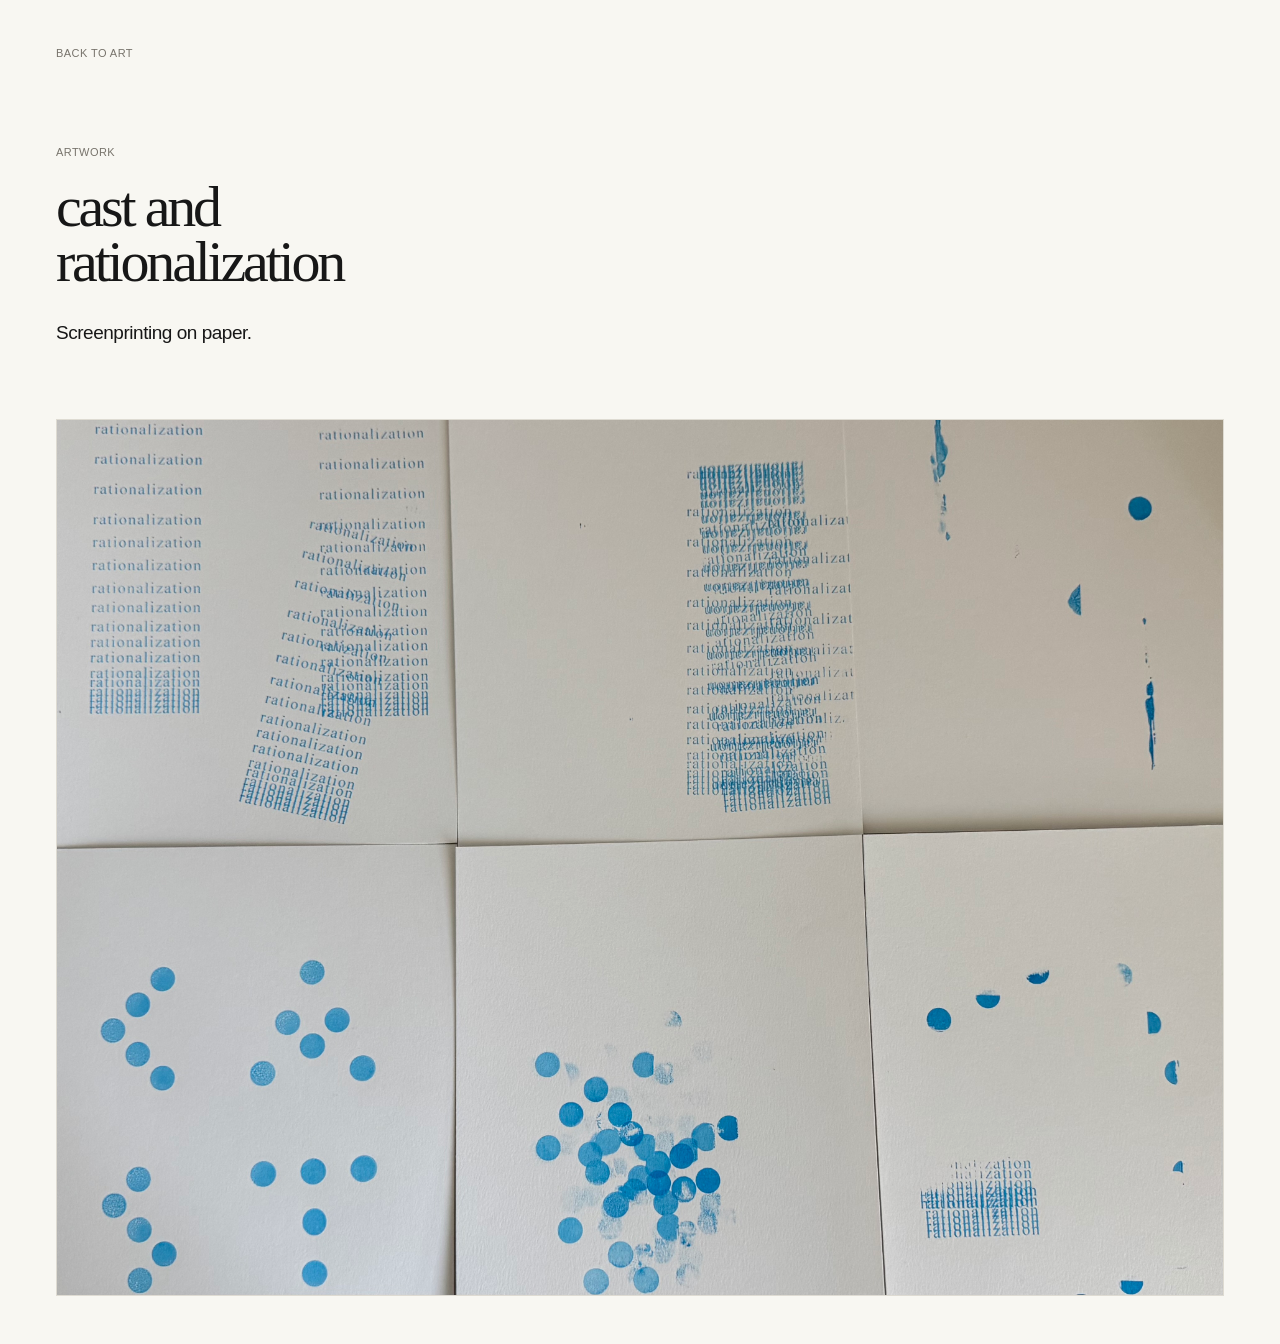
<file: art/cast-and-rationalization.html>
<!doctype html>
<html lang="en">
  <head>
    <meta charset="utf-8" />
    <meta name="viewport" content="width=device-width, initial-scale=1" />
    <meta name="description" content="CAST and rationalization by Liuyi Lyu." />
    <title>CAST and rationalization — Liuyi Lyu</title>
    <link rel="stylesheet" href="../styles.css" />
  </head>
  <body>
    <main class="site-shell detail-shell">
      <a class="back-link" href="../index.html#art">Back to Art</a>

      <article class="detail-page">
        <header class="detail-header">
          <p class="eyebrow">Artwork</p>
          <h1>cast and rationalization</h1>
          <p class="detail-intro">
            Screenprinting on paper.
          </p>
        </header>

        <section class="gallery" aria-label="CAST and rationalization image gallery">
          <figure class="gallery-item image-full">
            <img src="../assets/images/cast-and-rationalization.jpeg" alt="a screenprinted artwork" />
          </figure>
        </section>
      </article>
    </main>
  </body>
</html>
</file>
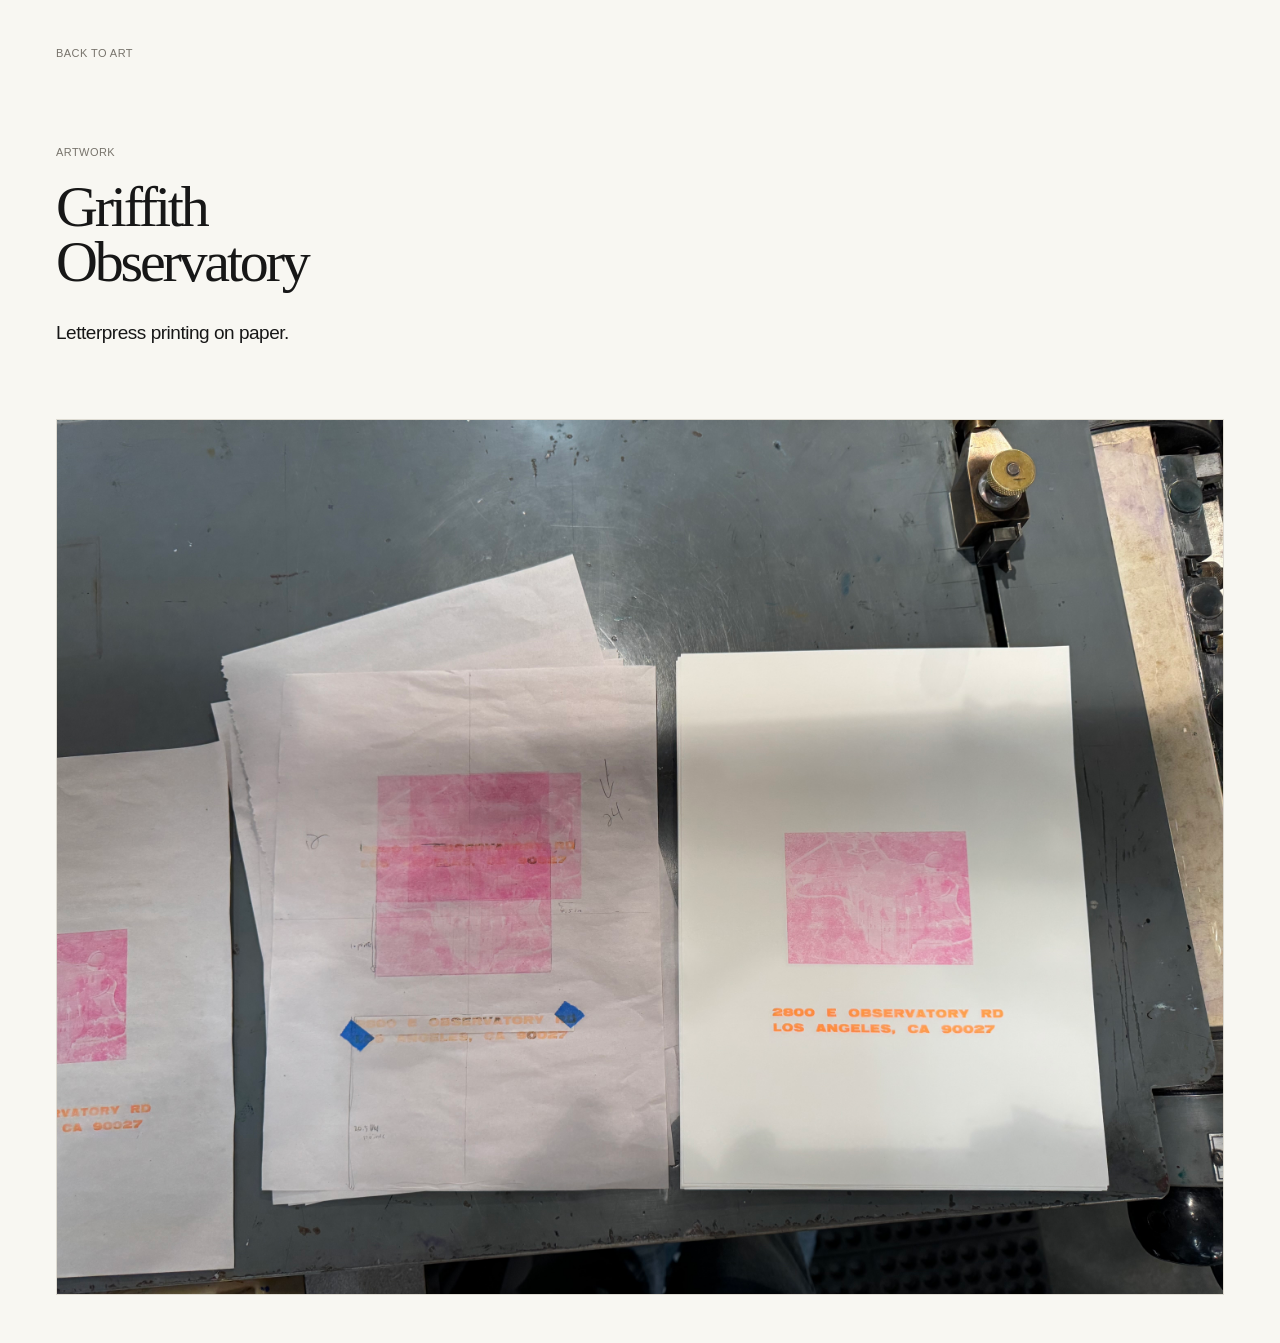
<file: art/griffith-observatory.html>
<!doctype html>
<html lang="en">
  <head>
    <meta charset="utf-8" />
    <meta name="viewport" content="width=device-width, initial-scale=1" />
    <meta name="description" content="Griffith Observatory by Liuyi Lyu." />
    <title>Griffith Observatory — Liuyi Lyu</title>
    <link rel="stylesheet" href="../styles.css" />
  </head>
  <body>
    <main class="site-shell detail-shell">
      <a class="back-link" href="../index.html#art">Back to Art</a>

      <article class="detail-page">
        <header class="detail-header">
          <p class="eyebrow">Artwork</p>
          <h1>Griffith Observatory</h1>
          <p class="detail-intro">
            Letterpress printing on paper.
          </p>
        </header>

        <section class="gallery image-stack" aria-label="Griffith Observatory image gallery">
          <figure class="gallery-item image-full">
            <img src="../assets/images/Observatory.jpeg" alt="a letterpress printed artwork" />
          </figure>
        </section>
      </article>
    </main>
  </body>
</html>
</file>
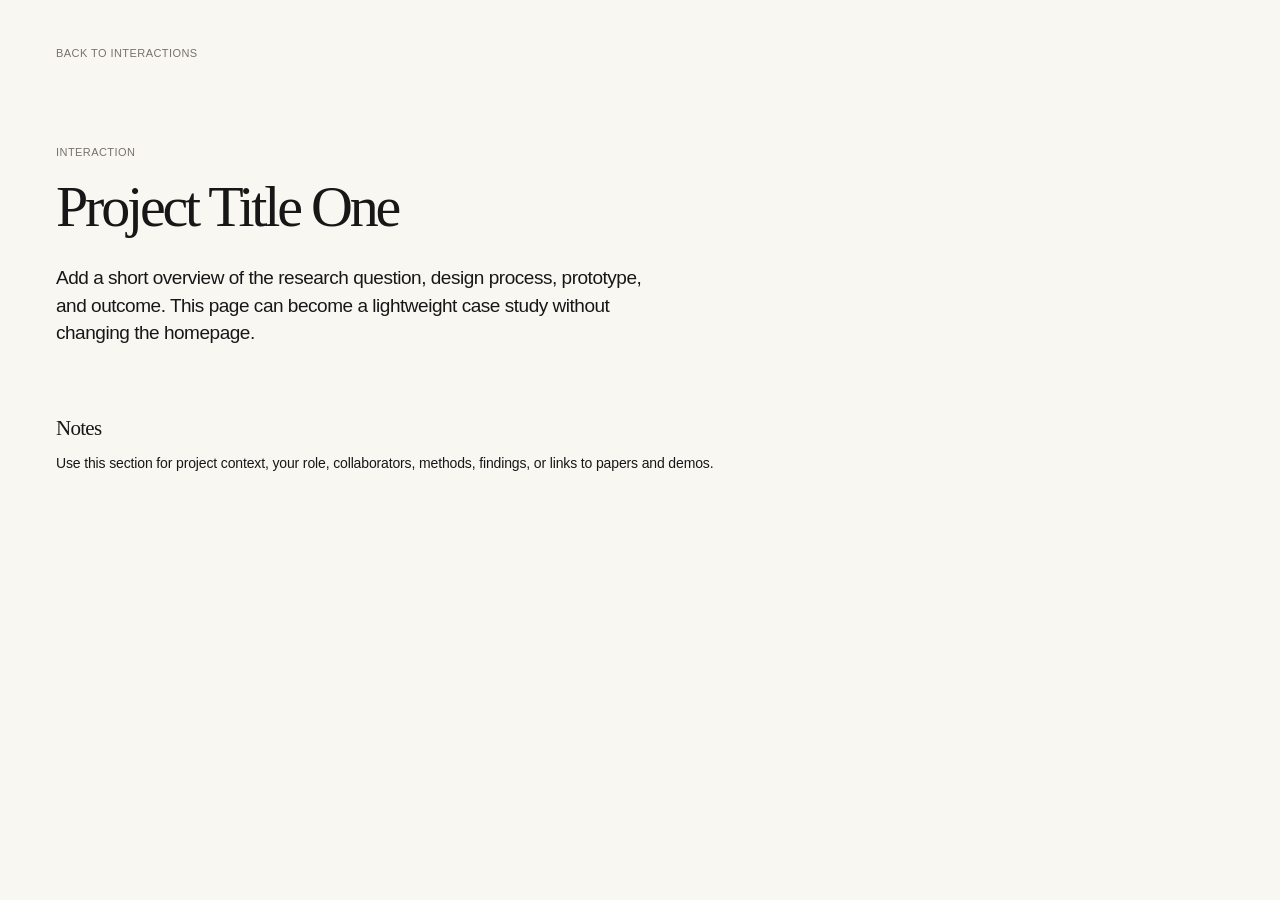
<file: interactions/project-title-one.html>
<!doctype html>
<html lang="en">
  <head>
    <meta charset="utf-8" />
    <meta name="viewport" content="width=device-width, initial-scale=1" />
    <meta name="description" content="Interaction project by Liuyi Lyu." />
    <title>Project Title One — Liuyi Lyu</title>
    <link rel="stylesheet" href="../styles.css" />
  </head>
  <body>
    <main class="site-shell detail-shell">
      <a class="back-link" href="../index.html#interactions">Back to Interactions</a>

      <article class="detail-page">
        <header class="detail-header">
          <p class="eyebrow">Interaction</p>
          <h1>Project Title One</h1>
          <p class="detail-intro">
            Add a short overview of the research question, design process,
            prototype, and outcome. This page can become a lightweight case
            study without changing the homepage.
          </p>
        </header>

        <section class="detail-text">
          <h2>Notes</h2>
          <p>
            Use this section for project context, your role, collaborators,
            methods, findings, or links to papers and demos.
          </p>
        </section>
      </article>
    </main>
  </body>
</html>
</file>
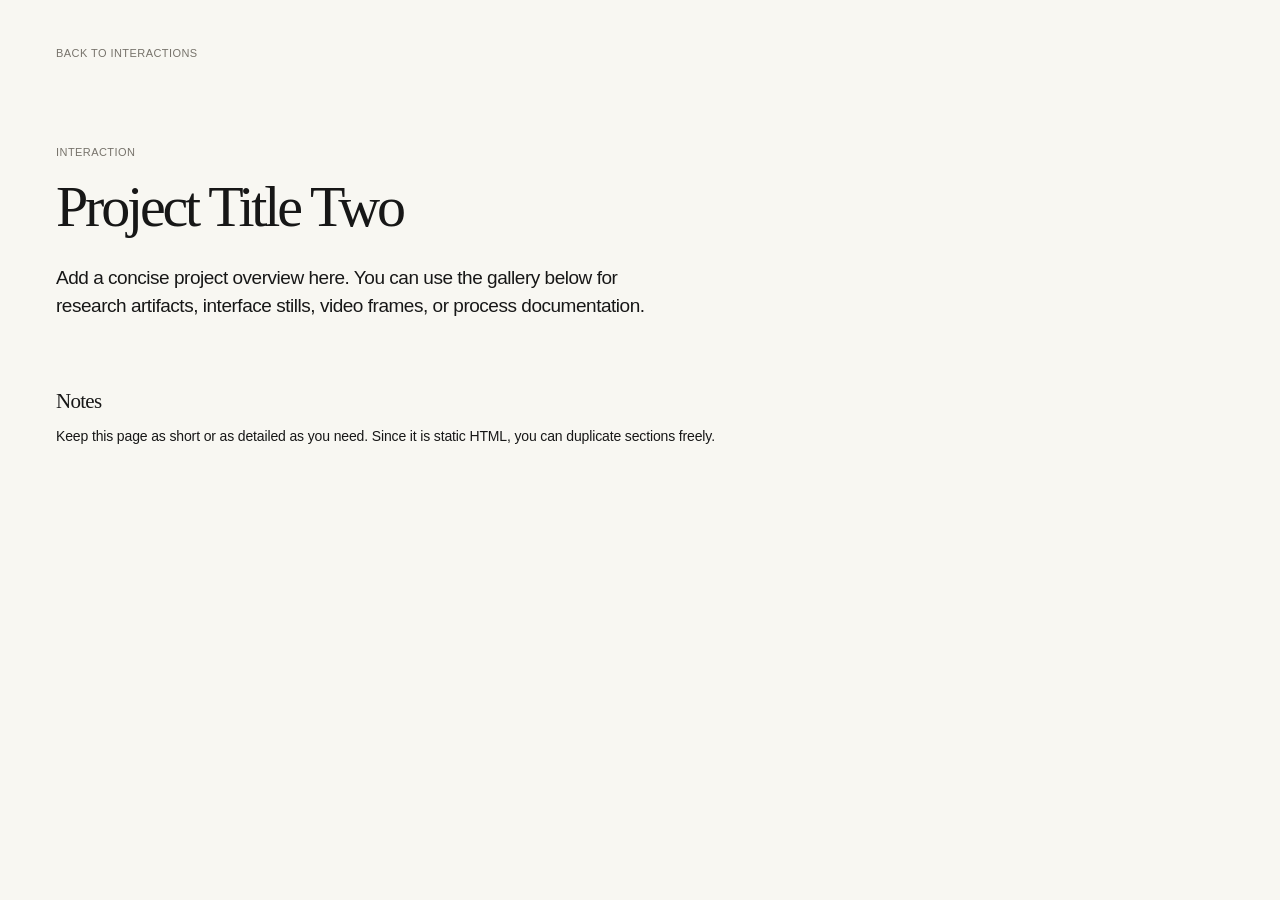
<file: interactions/project-title-two.html>
<!doctype html>
<html lang="en">
  <head>
    <meta charset="utf-8" />
    <meta name="viewport" content="width=device-width, initial-scale=1" />
    <meta name="description" content="Interaction design project by Liuyi Lyu." />
    <title>Project Title Two — Liuyi Lyu</title>
    <link rel="stylesheet" href="../styles.css" />
  </head>
  <body>
    <main class="site-shell detail-shell">
      <a class="back-link" href="../index.html#interactions">Back to Interactions</a>

      <article class="detail-page">
        <header class="detail-header">
          <p class="eyebrow">Interaction</p>
          <h1>Project Title Two</h1>
          <p class="detail-intro">
            Add a concise project overview here. You can use the gallery below
            for research artifacts, interface stills, video frames, or process
            documentation.
          </p>
        </header>

        <section class="detail-text">
          <h2>Notes</h2>
          <p>
            Keep this page as short or as detailed as you need. Since it is
            static HTML, you can duplicate sections freely.
          </p>
        </section>
      </article>
    </main>
  </body>
</html>
</file>
<file: styles.css>
:root {
  --font-primary: "Helvetica Neue", Helvetica, Arial, sans-serif;
  --font-secondary: "Cormorant Garamond", Garamond, Georgia, serif;
  --color-bg: #f8f7f2;
  --color-text: #171717;
  --color-muted: #77736b;
  --color-line: #dedbd2;
  --color-neon: #c7ff00;
  --content-width: 680px;
  --index-width: 980px;
  --page-gutter: clamp(20px, 5vw, 56px);
}

* {
  box-sizing: border-box;
}

html {
  scroll-behavior: smooth;
}

body {
  margin: 0;
  background: var(--color-bg);
  color: var(--color-text);
  font-family: var(--font-primary);
  font-size: 14px;
  line-height: 1.55;
  letter-spacing: -0.01em;
}

a {
  color: inherit;
  text-decoration: none;
}

a:focus-visible {
  outline: 1px solid var(--color-text);
  outline-offset: 4px;
}

img {
  display: block;
  width: 100%;
  height: auto;
}

.site-shell {
  width: min(100% - (var(--page-gutter) * 2), var(--index-width));
  margin: 0 auto;
  padding: 9vh 0 48px;
}

.intro {
  min-height: 76vh;
  display: flex;
  flex-direction: column;
  justify-content: center;
}

.eyebrow,
.section-kicker,
.site-footer {
  color: var(--color-muted);
  font-size: 11px;
  letter-spacing: 0.04em;
  text-transform: uppercase;
}

.eyebrow {
  margin: 0 0 18px;
}

h1,
h2,
p,
figure {
  margin: 0;
}

h1 {
  max-width: 11ch;
  font-family: var(--font-secondary);
  font-size: clamp(34px, 7vw, 58px);
  font-weight: 400;
  line-height: 0.95;
  letter-spacing: -0.055em;
}

.bio {
  max-width: 610px;
  margin-top: 28px;
  font-size: clamp(16px, 2.2vw, 19px);
  line-height: 1.42;
  letter-spacing: -0.025em;
}

.quick-links {
  display: flex;
  gap: 10px;
  margin-top: 34px;
}

.quick-links a {
  border-bottom: 1px solid currentColor;
  padding-bottom: 2px;
  transition: color 180ms ease, border-color 180ms ease;
}

.quick-links a:hover {
  color: var(--color-muted);
  border-color: transparent;
}

.section-block {
  padding: 118px 0 0;
}

.section-heading {
  display: grid;
  grid-template-columns: 42px 1fr;
  align-items: baseline;
  border-top: 1px solid var(--color-line);
  padding-top: 18px;
  margin-bottom: 42px;
}

.section-kicker {
  line-height: 1;
}

h2 {
  font-family: var(--font-secondary);
  font-size: 24px;
  font-weight: 400;
  line-height: 1;
  letter-spacing: -0.035em;
}

.project-list {
  display: grid;
  grid-template-columns: repeat(2, minmax(0, 1fr));
  column-gap: clamp(28px, 5vw, 56px);
  row-gap: 82px;
}

.project {
  display: grid;
  gap: 8px;
  align-content: start;
}

.project-title {
  order: 2;
  width: fit-content;
  font-family: var(--font-secondary);
  font-size: 24px;
  line-height: 1.1;
  letter-spacing: -0.035em;
  transition: transform 180ms ease, letter-spacing 180ms ease;
}

.project-title:hover {
  transform: translateX(7px);
  letter-spacing: -0.015em;
}

.media-slot {
  order: 1;
  position: relative;
  min-height: 0;
  aspect-ratio: 4 / 3;
  display: grid;
  place-items: center;
  overflow: hidden;
  margin-bottom: 10px;
  border: 0;
  background:
    linear-gradient(135deg, rgba(23, 23, 23, 0.045) 25%, transparent 25%) 0 0 / 18px 18px,
    linear-gradient(315deg, rgba(23, 23, 23, 0.045) 25%, transparent 25%) 0 0 / 18px 18px,
    rgba(255, 255, 255, 0.34);
}

.media-slot img {
  width: 100%;
  height: 100%;
  object-fit: contain;
}

.media-slot span {
  color: var(--color-muted);
  font-size: 12px;
  letter-spacing: 0.02em;
}

.project p {
  order: 3;
  max-width: 590px;
  color: #2e2d2a;
  font-size: 17px;
  line-height: 1.18;
  letter-spacing: -0.035em;
}

.site-footer {
  display: flex;
  justify-content: space-between;
  gap: 20px;
  border-top: 1px solid var(--color-line);
  margin-top: 118px;
  padding-top: 18px;
}

.site-footer a {
  border-bottom: 1px solid currentColor;
}

.detail-shell {
  width: min(100% - (var(--page-gutter) * 2), 1180px);
  padding-top: 42px;
}

.back-link {
  display: inline-block;
  margin-bottom: 82px;
  color: var(--color-muted);
  font-size: 11px;
  letter-spacing: 0.04em;
  text-transform: uppercase;
  transition: color 180ms ease, transform 180ms ease;
}

.back-link:hover {
  color: var(--color-text);
  transform: translateX(-4px);
}

.detail-page {
  display: grid;
  gap: 72px;
}

.detail-header,
.detail-text {
  max-width: var(--content-width);
}

.detail-header h1 {
  max-width: 12ch;
}

.detail-intro {
  max-width: 620px;
  margin-top: 30px;
  font-size: clamp(16px, 2.2vw, 19px);
  line-height: 1.44;
  letter-spacing: -0.025em;
}

.detail-text {
  display: grid;
  gap: 14px;
}

.detail-text h2 {
  font-size: 21px;
}

.gallery,
.image-stack {
  display: grid;
  gap: 34px;
}

.gallery-item {
  display: grid;
  gap: 9px;
}

.gallery-item img {
  border: 1px solid var(--color-line);
}

.gallery-item img {
  background: rgba(255, 255, 255, 0.34);
}

.image-full {
  width: 100%;
}

.image-narrow {
  width: min(100%, 460px);
  justify-self: center;
}

.image-pair {
  display: grid;
  grid-template-columns: repeat(2, minmax(0, 1fr));
  gap: 20px;
  align-items: start;
}

@media (max-width: 560px) {
  .site-shell {
    padding-top: 42px;
  }

  .intro {
    min-height: 68vh;
  }

  .section-heading {
    grid-template-columns: 1fr;
    gap: 12px;
  }

  .site-footer {
    align-items: flex-start;
    flex-direction: column;
    gap: 9px;
  }

  .project-list {
    grid-template-columns: 1fr;
    row-gap: 66px;
  }

  .media-slot {
    aspect-ratio: 4 / 3;
  }

  .detail-shell {
    width: min(100% - (var(--page-gutter) * 2), var(--content-width));
  }

  .back-link {
    margin-bottom: 54px;
  }

  .detail-page {
    gap: 52px;
  }

  .image-pair {
    grid-template-columns: 1fr;
  }

}
</file>
